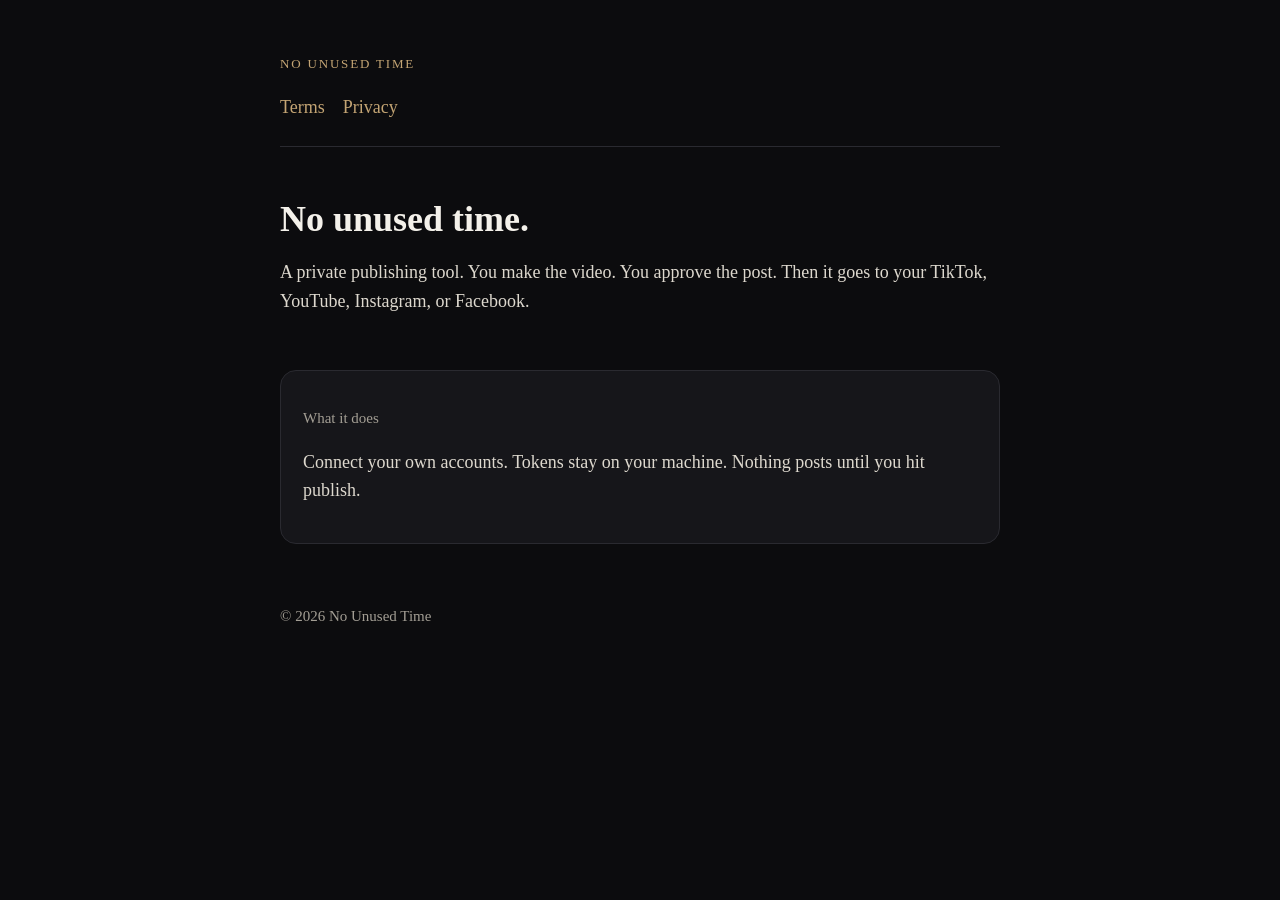
<file: index.html>
<!DOCTYPE html>
<html lang="en">
  <head>
    <meta charset="utf-8" />
    <meta name="viewport" content="width=device-width, initial-scale=1" />
    <title>No Unused Time</title>
    <meta
      name="description"
      content="No Unused Time publishes short motivational videos you already made to your own social accounts."
    />
    <link rel="stylesheet" href="styles.css" />
  </head>
  <body>
    <header>
      <a class="brand" href="./">No Unused Time</a>
      <nav>
        <a href="./terms/">Terms</a>
        <a href="./privacy/">Privacy</a>
      </nav>
    </header>
    <main>
      <section class="hero">
        <h1>No unused time.</h1>
        <p>
          A private publishing tool. You make the video. You approve the post.
          Then it goes to your TikTok, YouTube, Instagram, or Facebook.
        </p>
      </section>
      <section class="card">
        <p class="muted">What it does</p>
        <p>
          Connect your own accounts. Tokens stay on your machine. Nothing posts
          until you hit publish.
        </p>
      </section>
    </main>
    <footer>© <span id="y"></span> No Unused Time</footer>
    <script>
      document.getElementById("y").textContent = new Date().getFullYear();
    </script>
  </body>
</html>
</file>
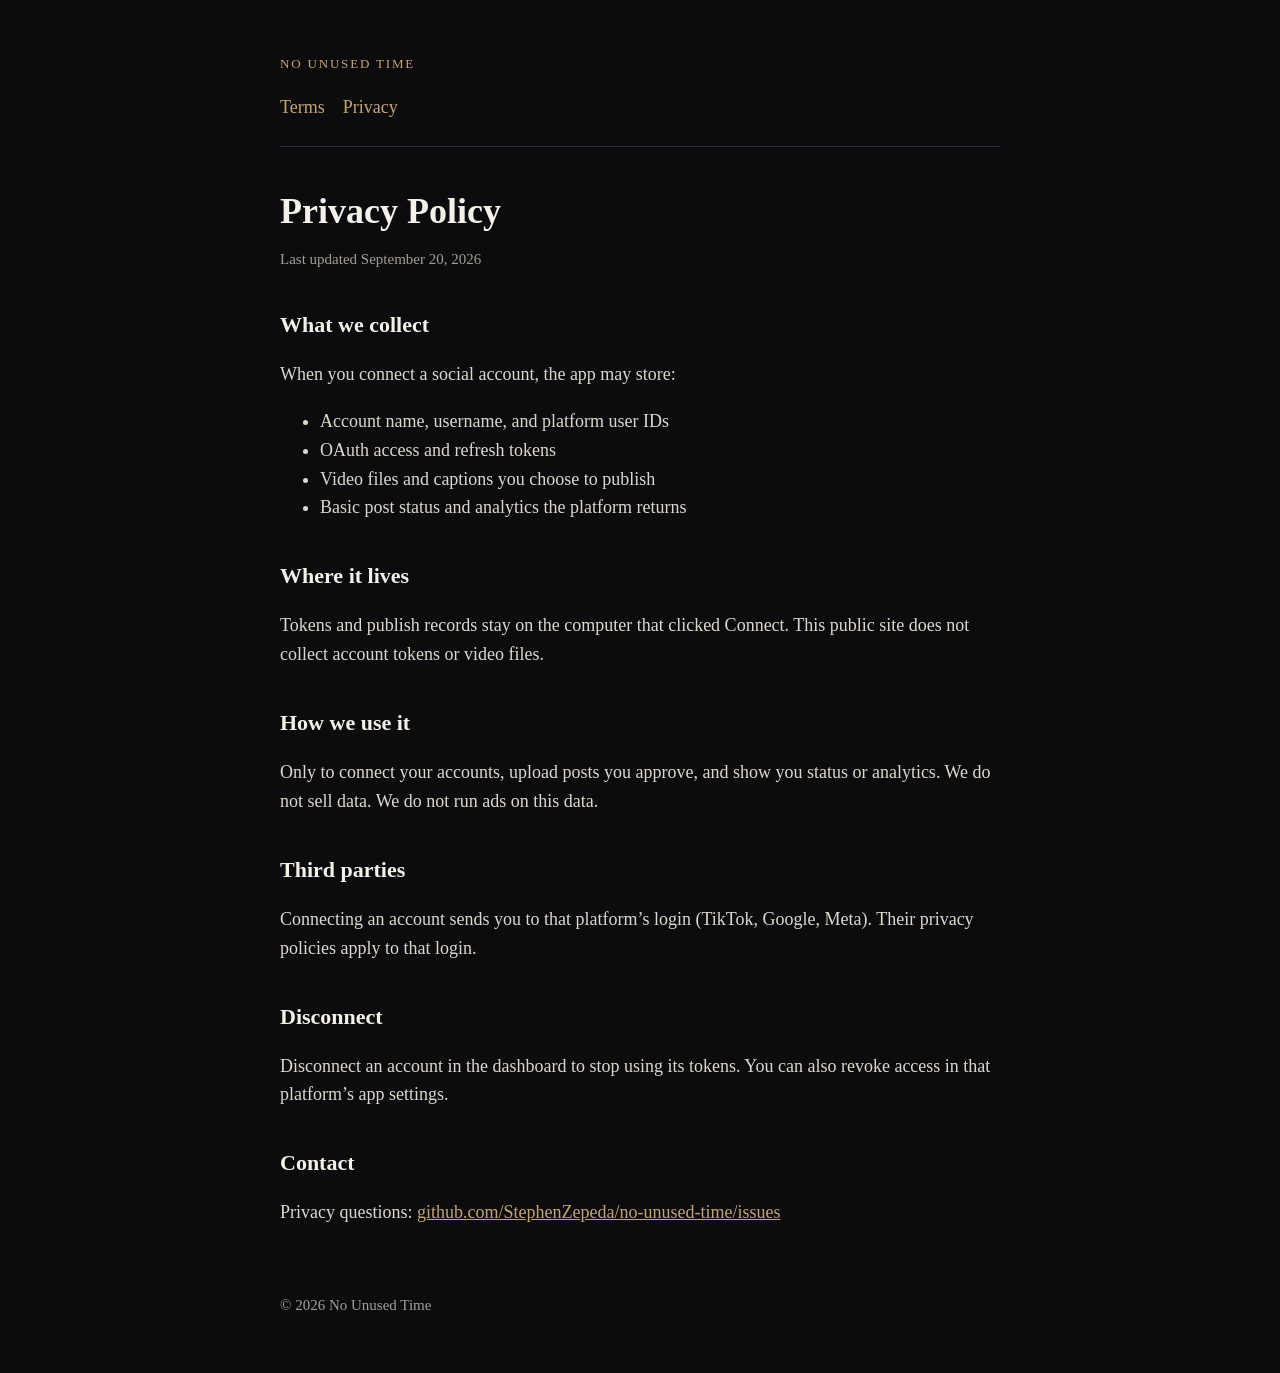
<file: privacy/index.html>
<!DOCTYPE html>
<html lang="en">
  <head>
    <meta charset="utf-8" />
    <meta name="viewport" content="width=device-width, initial-scale=1" />
    <title>Privacy Policy — No Unused Time</title>
    <link rel="stylesheet" href="../styles.css" />
  </head>
  <body>
    <header>
      <a class="brand" href="../">No Unused Time</a>
      <nav>
        <a href="../terms/">Terms</a>
        <a href="../privacy/">Privacy</a>
      </nav>
    </header>
    <main class="legal">
      <h1>Privacy Policy</h1>
      <p class="muted">Last updated September 20, 2026</p>

      <h2>What we collect</h2>
      <p>When you connect a social account, the app may store:</p>
      <ul>
        <li>Account name, username, and platform user IDs</li>
        <li>OAuth access and refresh tokens</li>
        <li>Video files and captions you choose to publish</li>
        <li>Basic post status and analytics the platform returns</li>
      </ul>

      <h2>Where it lives</h2>
      <p>
        Tokens and publish records stay on the computer that clicked Connect.
        This public site does not collect account tokens or video files.
      </p>

      <h2>How we use it</h2>
      <p>
        Only to connect your accounts, upload posts you approve, and show you
        status or analytics. We do not sell data. We do not run ads on this
        data.
      </p>

      <h2>Third parties</h2>
      <p>
        Connecting an account sends you to that platform’s login (TikTok,
        Google, Meta). Their privacy policies apply to that login.
      </p>

      <h2>Disconnect</h2>
      <p>
        Disconnect an account in the dashboard to stop using its tokens. You
        can also revoke access in that platform’s app settings.
      </p>

      <h2>Contact</h2>
      <p>
        Privacy questions:
        <a href="https://github.com/StephenZepeda/no-unused-time/issues"
          >github.com/StephenZepeda/no-unused-time/issues</a
        >
      </p>
    </main>
    <footer>© 2026 No Unused Time</footer>
  </body>
</html>
</file>
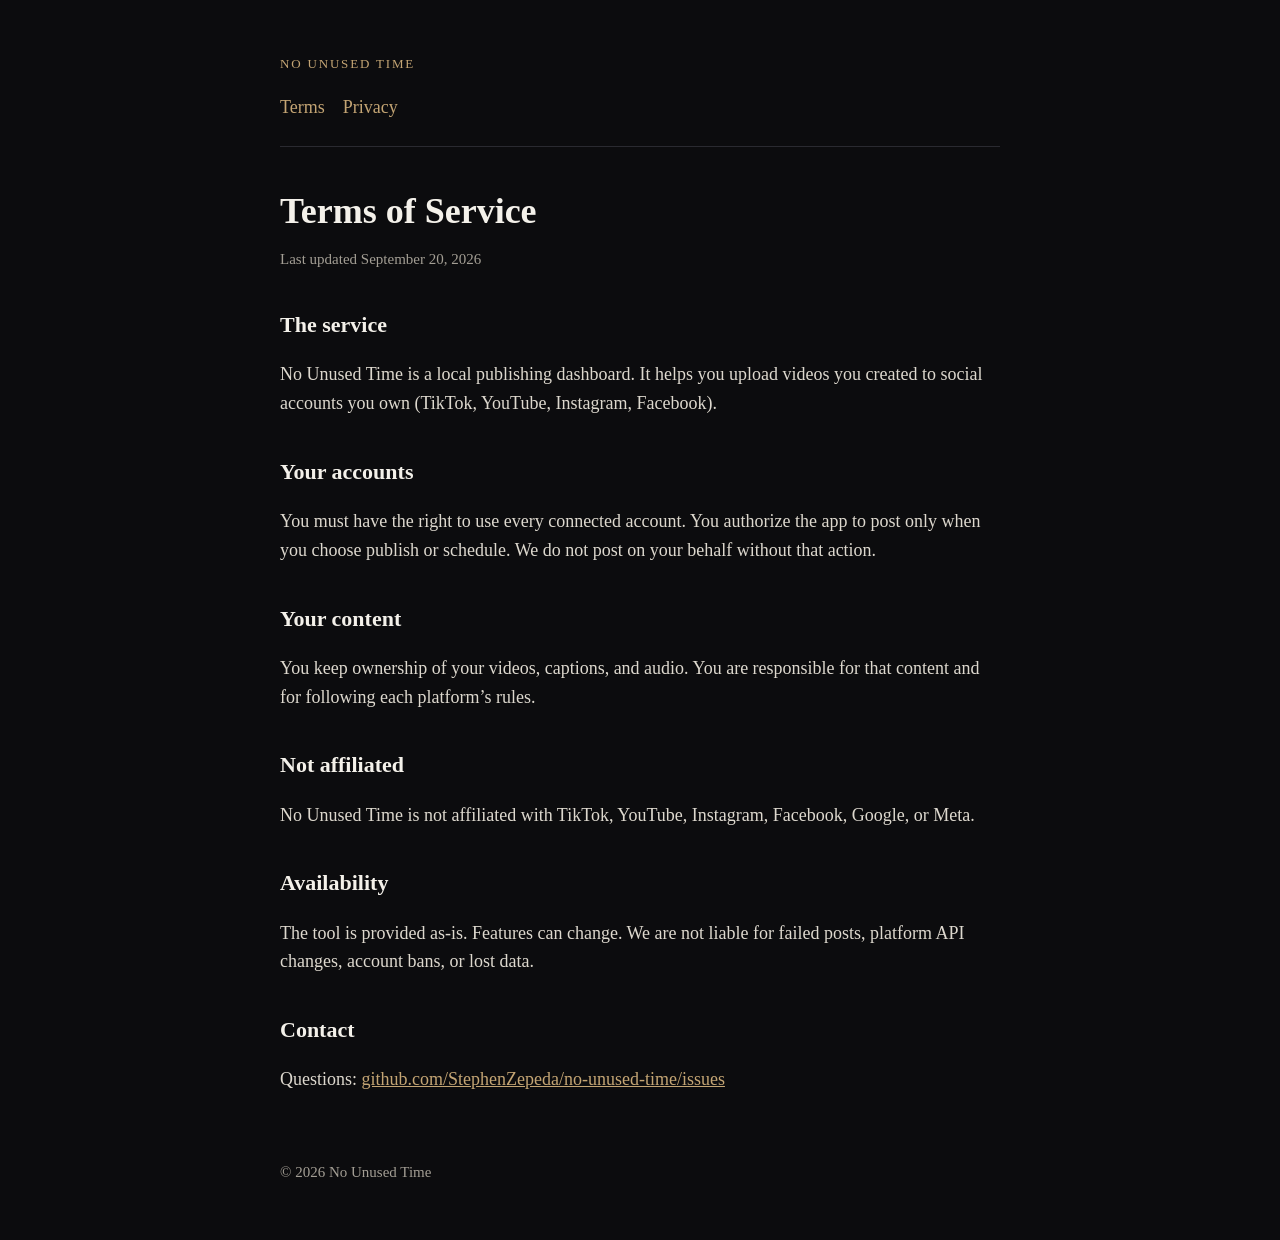
<file: terms/index.html>
<!DOCTYPE html>
<html lang="en">
  <head>
    <meta charset="utf-8" />
    <meta name="viewport" content="width=device-width, initial-scale=1" />
    <title>Terms of Service — No Unused Time</title>
    <link rel="stylesheet" href="../styles.css" />
  </head>
  <body>
    <header>
      <a class="brand" href="../">No Unused Time</a>
      <nav>
        <a href="../terms/">Terms</a>
        <a href="../privacy/">Privacy</a>
      </nav>
    </header>
    <main class="legal">
      <h1>Terms of Service</h1>
      <p class="muted">Last updated September 20, 2026</p>

      <h2>The service</h2>
      <p>
        No Unused Time is a local publishing dashboard. It helps you upload
        videos you created to social accounts you own (TikTok, YouTube,
        Instagram, Facebook).
      </p>

      <h2>Your accounts</h2>
      <p>
        You must have the right to use every connected account. You authorize
        the app to post only when you choose publish or schedule. We do not
        post on your behalf without that action.
      </p>

      <h2>Your content</h2>
      <p>
        You keep ownership of your videos, captions, and audio. You are
        responsible for that content and for following each platform’s rules.
      </p>

      <h2>Not affiliated</h2>
      <p>
        No Unused Time is not affiliated with TikTok, YouTube, Instagram,
        Facebook, Google, or Meta.
      </p>

      <h2>Availability</h2>
      <p>
        The tool is provided as-is. Features can change. We are not liable for
        failed posts, platform API changes, account bans, or lost data.
      </p>

      <h2>Contact</h2>
      <p>
        Questions:
        <a href="https://github.com/StephenZepeda/no-unused-time/issues"
          >github.com/StephenZepeda/no-unused-time/issues</a
        >
      </p>
    </main>
    <footer>© 2026 No Unused Time</footer>
  </body>
</html>
</file>
<file: styles.css>
:root {
  color-scheme: dark;
  --bg: #0c0c0e;
  --card: #16161a;
  --text: #f4f1ea;
  --muted: #a39e94;
  --line: #2a2a30;
  --accent: #c4a574;
}

* {
  box-sizing: border-box;
}

body {
  margin: 0;
  min-height: 100vh;
  background: var(--bg);
  color: var(--text);
  font: 18px/1.6 "Iowan Old Style", "Palatino Linotype", Palatino, Georgia, serif;
}

a {
  color: var(--accent);
}

header,
main,
footer {
  width: min(720px, calc(100% - 40px));
  margin: 0 auto;
}

header {
  padding: 48px 0 24px;
  border-bottom: 1px solid var(--line);
}

.brand {
  letter-spacing: 0.14em;
  text-transform: uppercase;
  font-size: 13px;
  color: var(--accent);
  text-decoration: none;
}

h1 {
  margin: 12px 0 0;
  font-size: 36px;
  line-height: 1.15;
}

h2 {
  margin: 36px 0 8px;
  font-size: 22px;
}

p,
li {
  color: #ddd8ce;
}

.muted,
footer {
  color: var(--muted);
  font-size: 15px;
}

.hero {
  padding: 40px 0 16px;
}

.card {
  background: var(--card);
  border: 1px solid var(--line);
  border-radius: 16px;
  padding: 20px 22px;
  margin: 20px 0;
}

nav {
  display: flex;
  gap: 18px;
  margin-top: 16px;
}

nav a {
  text-decoration: none;
}

footer {
  padding: 40px 0 56px;
}

.legal {
  padding: 32px 0 8px;
}
</file>
